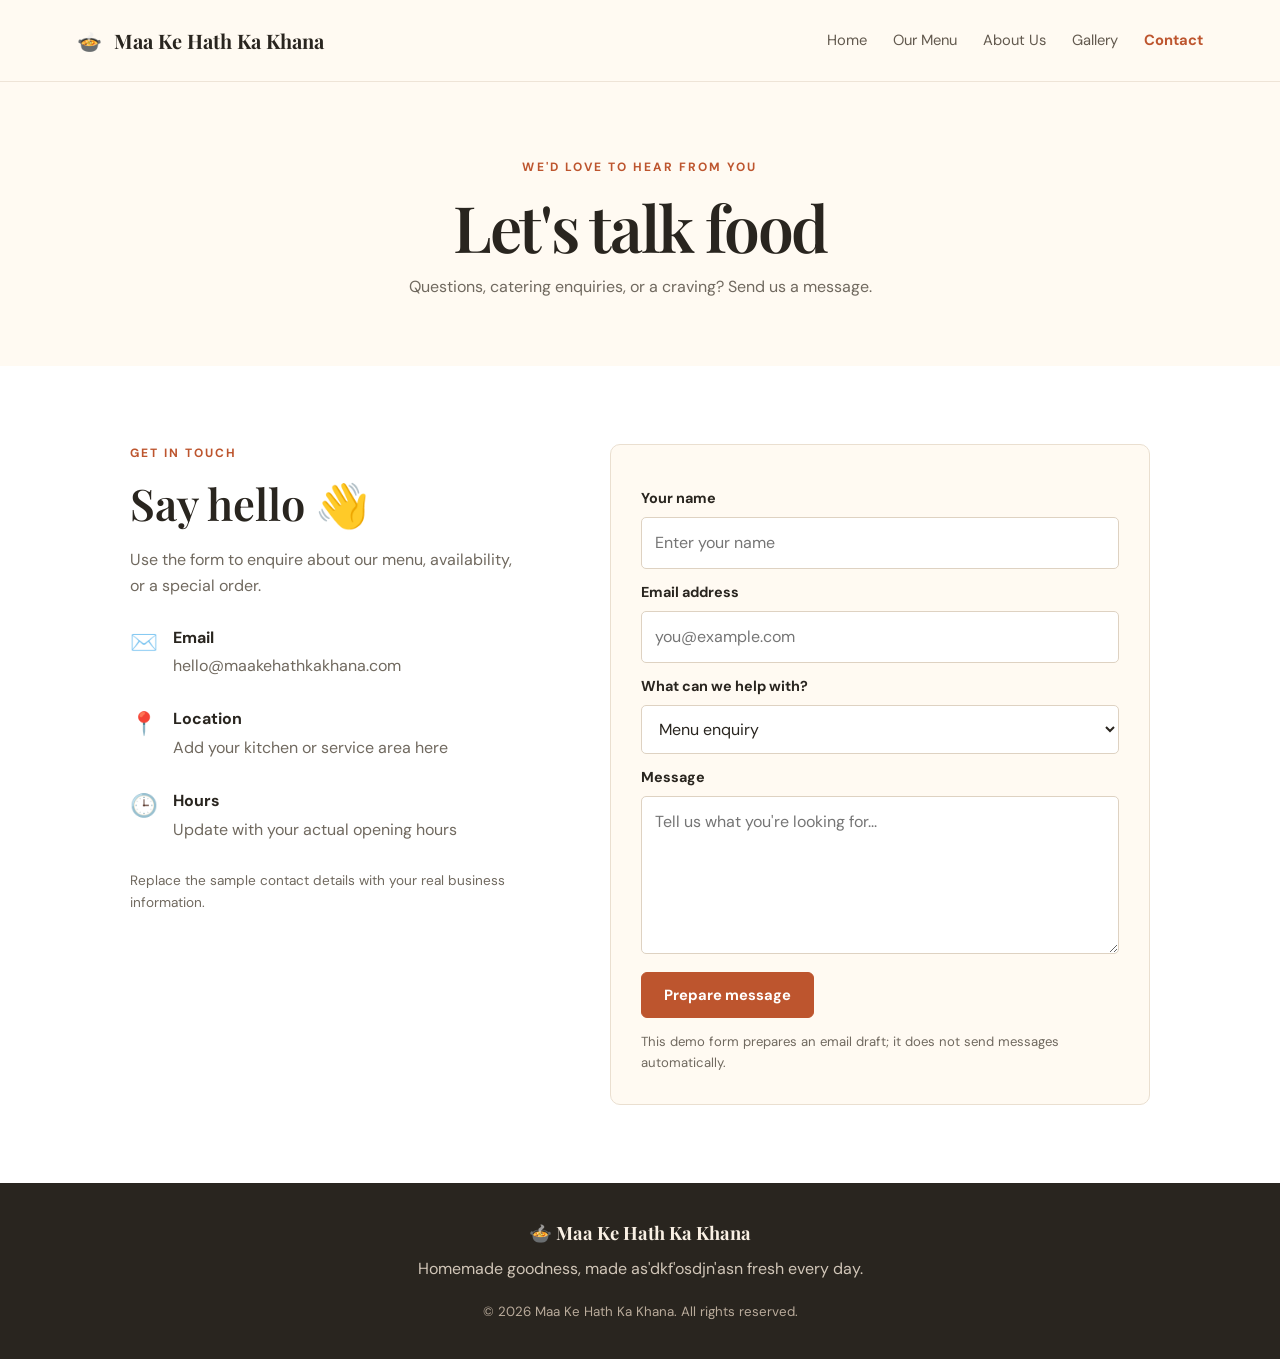
<file: contact.html>
<!DOCTYPE html><html lang="en"><head><meta charset="UTF-8"><meta name="viewport" content="width=device-width, initial-scale=1.0"><title>Contact | Maa Ke Hath Ka Khana</title><link rel="stylesheet" href="style.css"></head><body>
<header class="site-header"><a class="logo" href="index.html"><span>🍲</span> Maa Ke Hath Ka Khana</a><button class="menu-toggle" aria-label="Toggle navigation">☰</button><nav class="nav"><a href="index.html">Home</a><a href="menu.html">Our Menu</a><a href="about.html">About Us</a><a href="gallery.html">Gallery</a><a class="active" href="contact.html">Contact</a></nav></header>
<main><section class="page-hero"><p class="eyebrow">WE'D LOVE TO HEAR FROM YOU</p><h1>Let's talk food</h1><p>Questions, catering enquiries, or a craving? Send us a message.</p></section><section class="section contact-layout"><div class="contact-info"><p class="eyebrow">GET IN TOUCH</p><h2>Say hello 👋</h2><p>Use the form to enquire about our menu, availability, or a special order.</p><div class="contact-item"><span>✉️</span><div><strong>Email</strong><p>hello@maakehathkakhana.com</p></div></div><div class="contact-item"><span>📍</span><div><strong>Location</strong><p>Add your kitchen or service area here</p></div></div><div class="contact-item"><span>🕒</span><div><strong>Hours</strong><p>Update with your actual opening hours</p></div></div><p class="menu-note">Replace the sample contact details with your real business information.</p></div>
<form class="contact-form" id="contactForm"><label for="name">Your name</label><input id="name" name="name" required placeholder="Enter your name"><label for="email">Email address</label><input id="email" name="email" type="email" required placeholder="you@example.com"><label for="topic">What can we help with?</label><select id="topic" name="topic"><option>Menu enquiry</option><option>Order enquiry</option><option>Catering</option><option>Feedback</option></select><label for="message">Message</label><textarea id="message" name="message" rows="5" required placeholder="Tell us what you're looking for..."></textarea><button class="btn" type="submit">Prepare message</button><p class="form-note" id="formNote" aria-live="polite">This demo form prepares an email draft; it does not send messages automatically.</p></form></section></main><footer class="footer"><a class="logo" href="index.html">🍲 Maa Ke Hath Ka Khana</a><p>Homemade goodness, made as'dkf'osdjn'asn fresh every day.</p><small>© <span class="year"></span> Maa Ke Hath Ka Khana. All rights reserved.</small></footer><script src="script.js"></script></body></html>
</file>
<file: style.css>
@import url('https://fonts.googleapis.com/css2?family=DM+Sans:wght@400;500;600;700&family=Playfair+Display:wght@500;600;700&display=swap');
:root{--ink:#29251f;--muted:#70695f;--cream:#fffaf2;--paper:#fff;--orange:#bd552e;--orange-dark:#963d20;--green:#4e5d3b;--line:#eadfd0;--shadow:0 16px 45px #35200e12}
*{box-sizing:border-box}html{scroll-behavior:smooth}body{margin:0;background:var(--paper);color:var(--ink);font-family:'DM Sans',sans-serif;line-height:1.65}img{display:block;width:100%;object-fit:cover}a{color:inherit;text-decoration:none}.site-header{height:auto;min-height:82px;padding:18px 6%;display:flex;align-items:center;justify-content:space-between;gap:24px;background:#fffaf2;position:sticky;top:0;z-index:20;border-bottom:1px solid #eee4d7}.logo{font-family:'Playfair Display',serif;font-size:1.25rem;font-weight:700;white-space:nowrap}.logo span{margin-right:7px}.nav{display:flex;align-items:center;gap:26px}.nav a{font-size:.92rem;color:#62594e;transition:color .2s}.nav a:hover,.nav a.active{color:var(--orange);font-weight:700}.menu-toggle{display:none;border:0;background:transparent;font-size:1.7rem;cursor:pointer;color:var(--ink)}.hero{display:grid;grid-template-columns:1fr 1fr;min-height:560px;background:var(--cream)}.hero-content{padding:80px 9% 75px 12%;align-self:center}.eyebrow{font-size:.75rem;letter-spacing:.17em;font-weight:700;color:var(--orange);margin:0 0 13px}.hero h1,.page-hero h1{font:600 clamp(2.8rem,5vw,4.6rem)/1.12 'Playfair Display',serif;letter-spacing:-.035em;margin:0 0 22px}.hero h1 em{font-style:normal;color:var(--orange)}.hero-content>p:not(.eyebrow){max-width:470px;color:var(--muted);font-size:1.06rem}.hero-photo{min-height:460px;background:linear-gradient(0deg,#28180a12,#28180a00),url('https://images.unsplash.com/photo-1546833999-b9f581a1996d?auto=format&fit=crop&w=1400&q=90') center/cover}.hero-actions{display:flex;gap:12px;flex-wrap:wrap;margin-top:30px}.btn{display:inline-flex;align-items:center;justify-content:center;border:1px solid var(--orange);border-radius:6px;padding:12px 22px;background:var(--orange);color:#fff;font:700 .92rem 'DM Sans',sans-serif;cursor:pointer;transition:transform .2s,background .2s}.btn:hover{background:var(--orange-dark);transform:translateY(-2px)}.btn-outline{background:transparent;color:var(--orange)}.btn-outline:hover{color:white}.section{padding:78px 7%}.intro{text-align:center;max-width:850px;margin:auto}.intro h2,.section-heading h2,.about-copy h2,.contact-info h2,.cta h2{font:600 clamp(2rem,3.4vw,3rem)/1.2 'Playfair Display',serif;margin:0 0 18px}.lead{color:var(--muted);font-size:1.08rem;max-width:680px;margin:0 auto 18px}.text-link{color:var(--orange);font-weight:700}.text-link:hover{text-decoration:underline}.soft{background:#fbf5eb}.section-heading{display:flex;justify-content:space-between;align-items:end;gap:20px;margin-bottom:30px}.cards{display:grid;grid-template-columns:repeat(3,minmax(0,1fr));gap:24px}.food-card{background:white;border:1px solid #eee4d7;border-radius:10px;overflow:hidden;box-shadow:var(--shadow);transition:transform .25s}.food-card:hover{transform:translateY(-5px)}.food-card img{height:235px}.food-info{padding:20px}.food-info h3{font:600 1.25rem 'Playfair Display',serif;margin:0 0 7px}.food-info p{color:var(--muted);font-size:.93rem;margin:0 0 12px}.food-info strong,.name-price strong{color:var(--orange);font-size:1.02rem}.cta{text-align:center;background:var(--green);color:white;padding:65px 20px}.cta h2{margin-bottom:10px}.cta p{color:#e7e9df;margin:0 0 24px}.cta .btn{background:#fff;color:var(--green);border-color:#fff}.footer{padding:35px 7%;text-align:center;background:#29251f;color:#f9f0e4}.footer .logo{font-size:1.15rem}.footer p{margin:8px 0 15px;color:#d1c6b8}.footer small{color:#b9ab9b}.page-hero{text-align:center;padding:76px 20px 65px;background:var(--cream)}.page-hero h1{font-size:clamp(2.5rem,5vw,4rem);margin-bottom:12px}.page-hero>p:last-child{color:var(--muted);margin:0}.filters{display:flex;justify-content:center;flex-wrap:wrap;gap:10px;margin:0 0 35px}.filter{border:1px solid var(--line);border-radius:30px;padding:9px 19px;background:white;color:var(--ink);cursor:pointer;font:600 .9rem 'DM Sans',sans-serif}.filter.active,.filter:hover{background:var(--orange);border-color:var(--orange);color:white}.menu-grid{grid-template-columns:repeat(3,minmax(0,1fr))}.name-price{display:flex;align-items:start;justify-content:space-between;gap:10px}.name-price h3{font-size:1.1rem}.menu-note{color:var(--muted);font-size:.85rem;margin-top:25px}.about-layout{display:grid;grid-template-columns:1fr 1fr;align-items:center;gap:7%}.about-photo img{height:520px;border-radius:10px;box-shadow:var(--shadow)}.about-copy>p:not(.eyebrow){color:var(--muted)}.values{display:flex;gap:18px;flex-wrap:wrap;margin:25px 0}.values div{display:flex;align-items:center;gap:8px;font-size:.9rem;font-weight:600}.values strong{color:var(--orange);font-size:1.2rem}.quote{text-align:center;background:#fbf5eb;padding:60px 20px}.quote blockquote{font:600 clamp(1.5rem,3vw,2.4rem) 'Playfair Display',serif;margin:0 auto 10px;max-width:800px}.quote p{color:var(--orange);margin:0}.gallery-grid{display:grid;grid-template-columns:repeat(3,1fr);gap:22px}.gallery-grid figure{margin:0;overflow:hidden;border-radius:9px;background:var(--cream);box-shadow:var(--shadow)}.gallery-grid img{height:290px;transition:transform .35s}.gallery-grid figure:hover img{transform:scale(1.04)}.gallery-grid figcaption{padding:13px 16px;font:600 1.08rem 'Playfair Display',serif}.contact-layout{display:grid;grid-template-columns:.85fr 1.15fr;gap:8%;max-width:1200px;margin:auto}.contact-info>p:not(.eyebrow){color:var(--muted)}.contact-item{display:flex;gap:15px;margin:25px 0}.contact-item>span{font-size:1.4rem}.contact-item strong{display:block}.contact-item p{margin:2px 0;color:var(--muted)}.contact-form{background:var(--cream);padding:30px;border:1px solid var(--line);border-radius:10px;display:flex;flex-direction:column}.contact-form label{font-weight:700;font-size:.9rem;margin:12px 0 6px}.contact-form input,.contact-form select,.contact-form textarea{width:100%;padding:12px 13px;border:1px solid #ded2c2;border-radius:5px;background:white;font:inherit;color:var(--ink)}.contact-form input:focus,.contact-form select:focus,.contact-form textarea:focus{outline:2px solid #bd552e55;border-color:var(--orange)}.contact-form .btn{margin-top:18px;align-self:flex-start}.form-note{font-size:.82rem;color:var(--muted);margin-bottom:0}.hidden{display:none!important}
@media(max-width:900px){.site-header{padding:16px 5%}.menu-toggle{display:block}.nav{display:none;position:absolute;top:100%;left:0;right:0;padding:18px 6%;background:#fffaf2;border-top:1px solid var(--line);flex-direction:column;align-items:flex-start;gap:15px;box-shadow:var(--shadow)}.nav.open{display:flex}.hero-content{padding:60px 8%}.cards,.menu-grid{grid-template-columns:repeat(2,minmax(0,1fr))}.about-layout,.contact-layout{grid-template-columns:1fr;gap:35px}.about-photo img{height:390px}.gallery-grid{grid-template-columns:repeat(2,1fr)}}
@media(max-width:600px){.logo{font-size:1.05rem}.hero{grid-template-columns:1fr}.hero-content{padding:55px 7%}.hero-photo{min-height:310px;grid-row:1}.hero h1{font-size:3rem}.section{padding:55px 6%}.section-heading{align-items:start;flex-direction:column}.cards,.menu-grid,.gallery-grid{grid-template-columns:1fr}.food-card img{height:245px}.page-hero{padding:55px 18px}.about-photo img{height:300px}.contact-form{padding:20px}.gallery-grid img{height:260px}.values{gap:12px}.values div{width:100%}}
</file>
